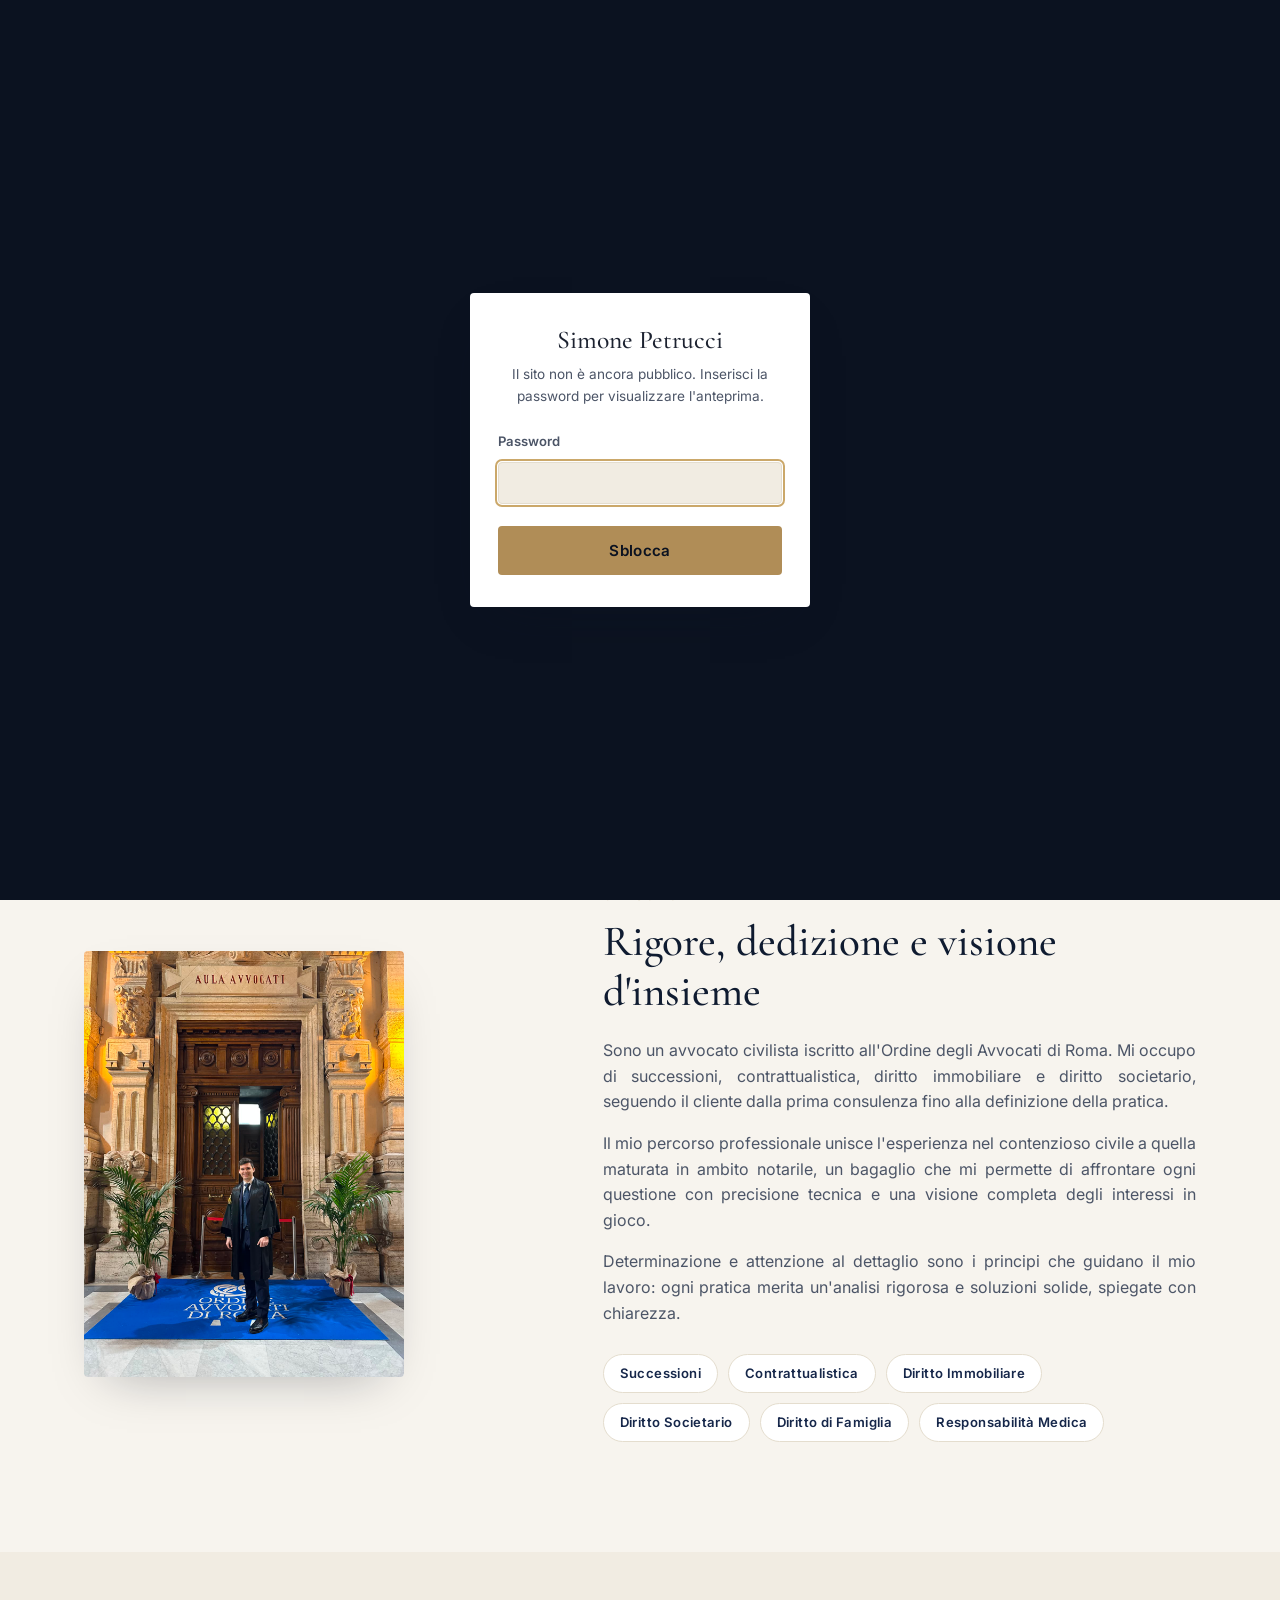
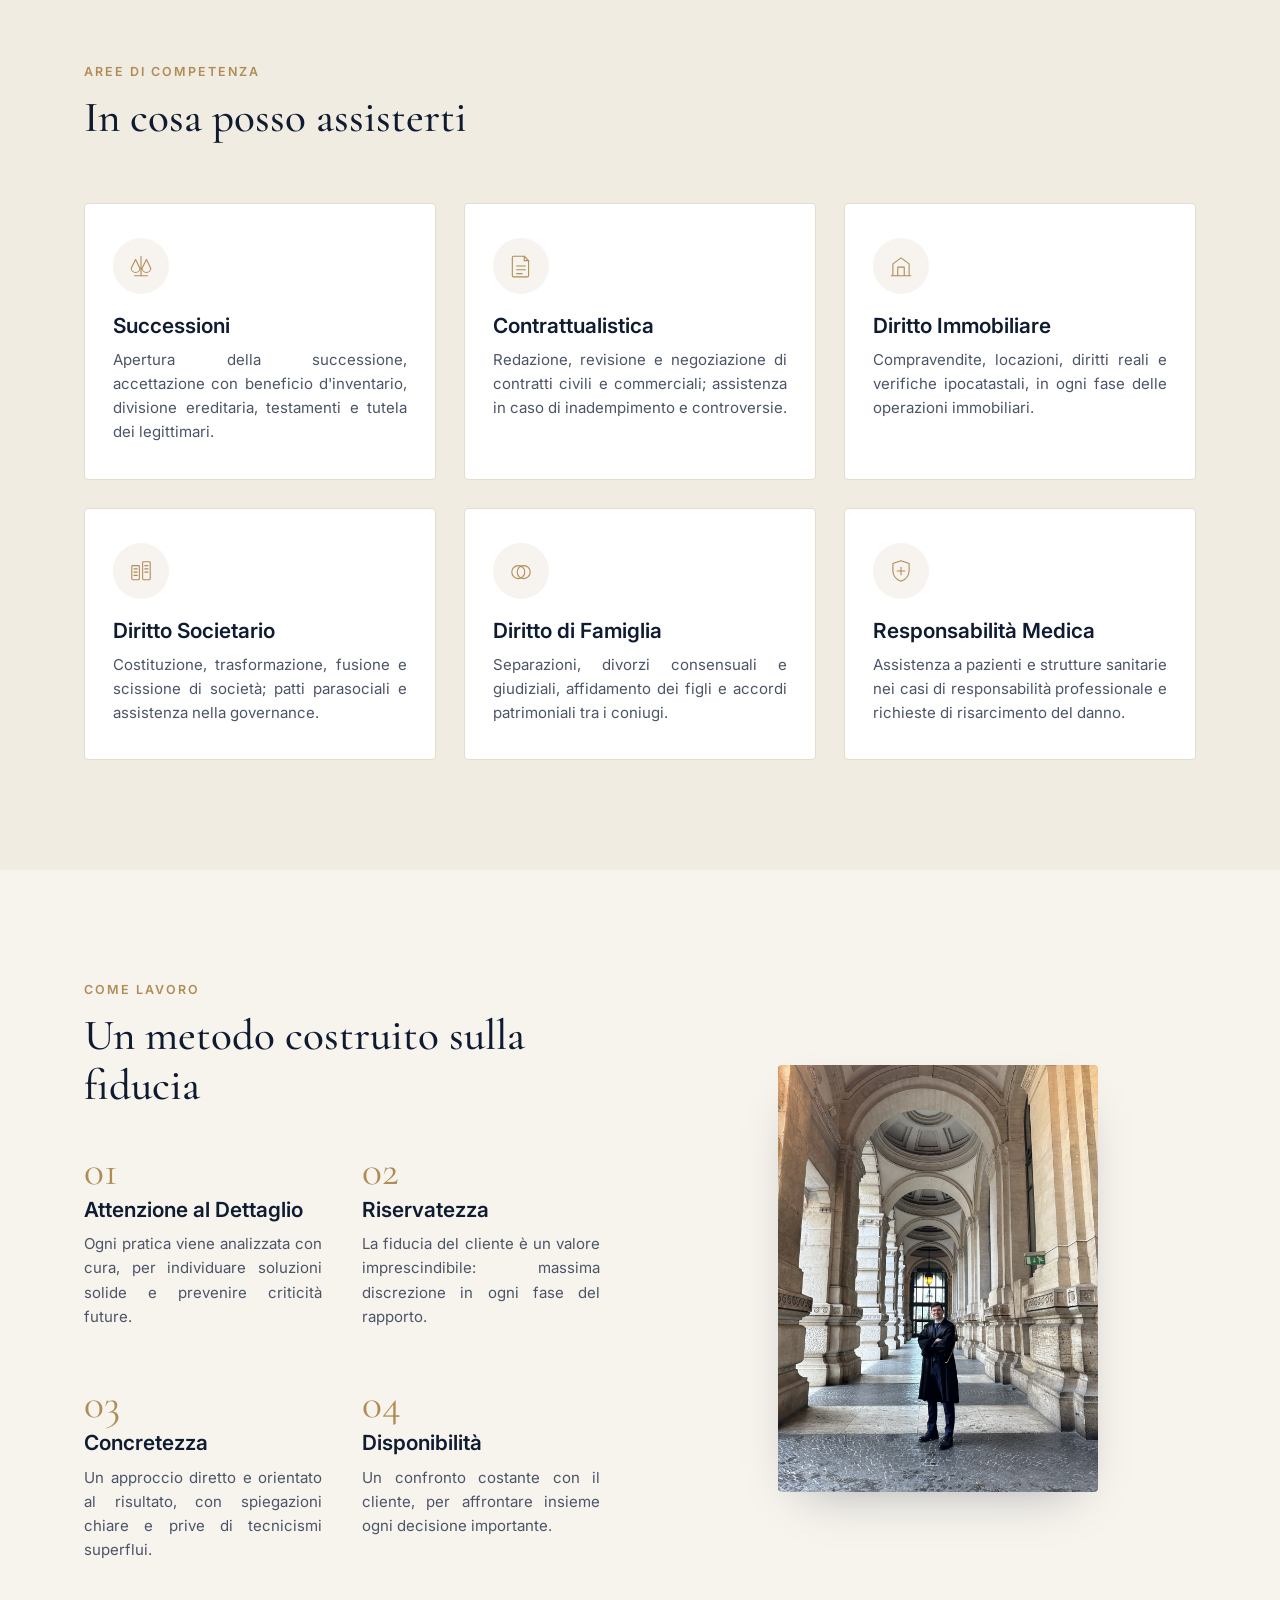
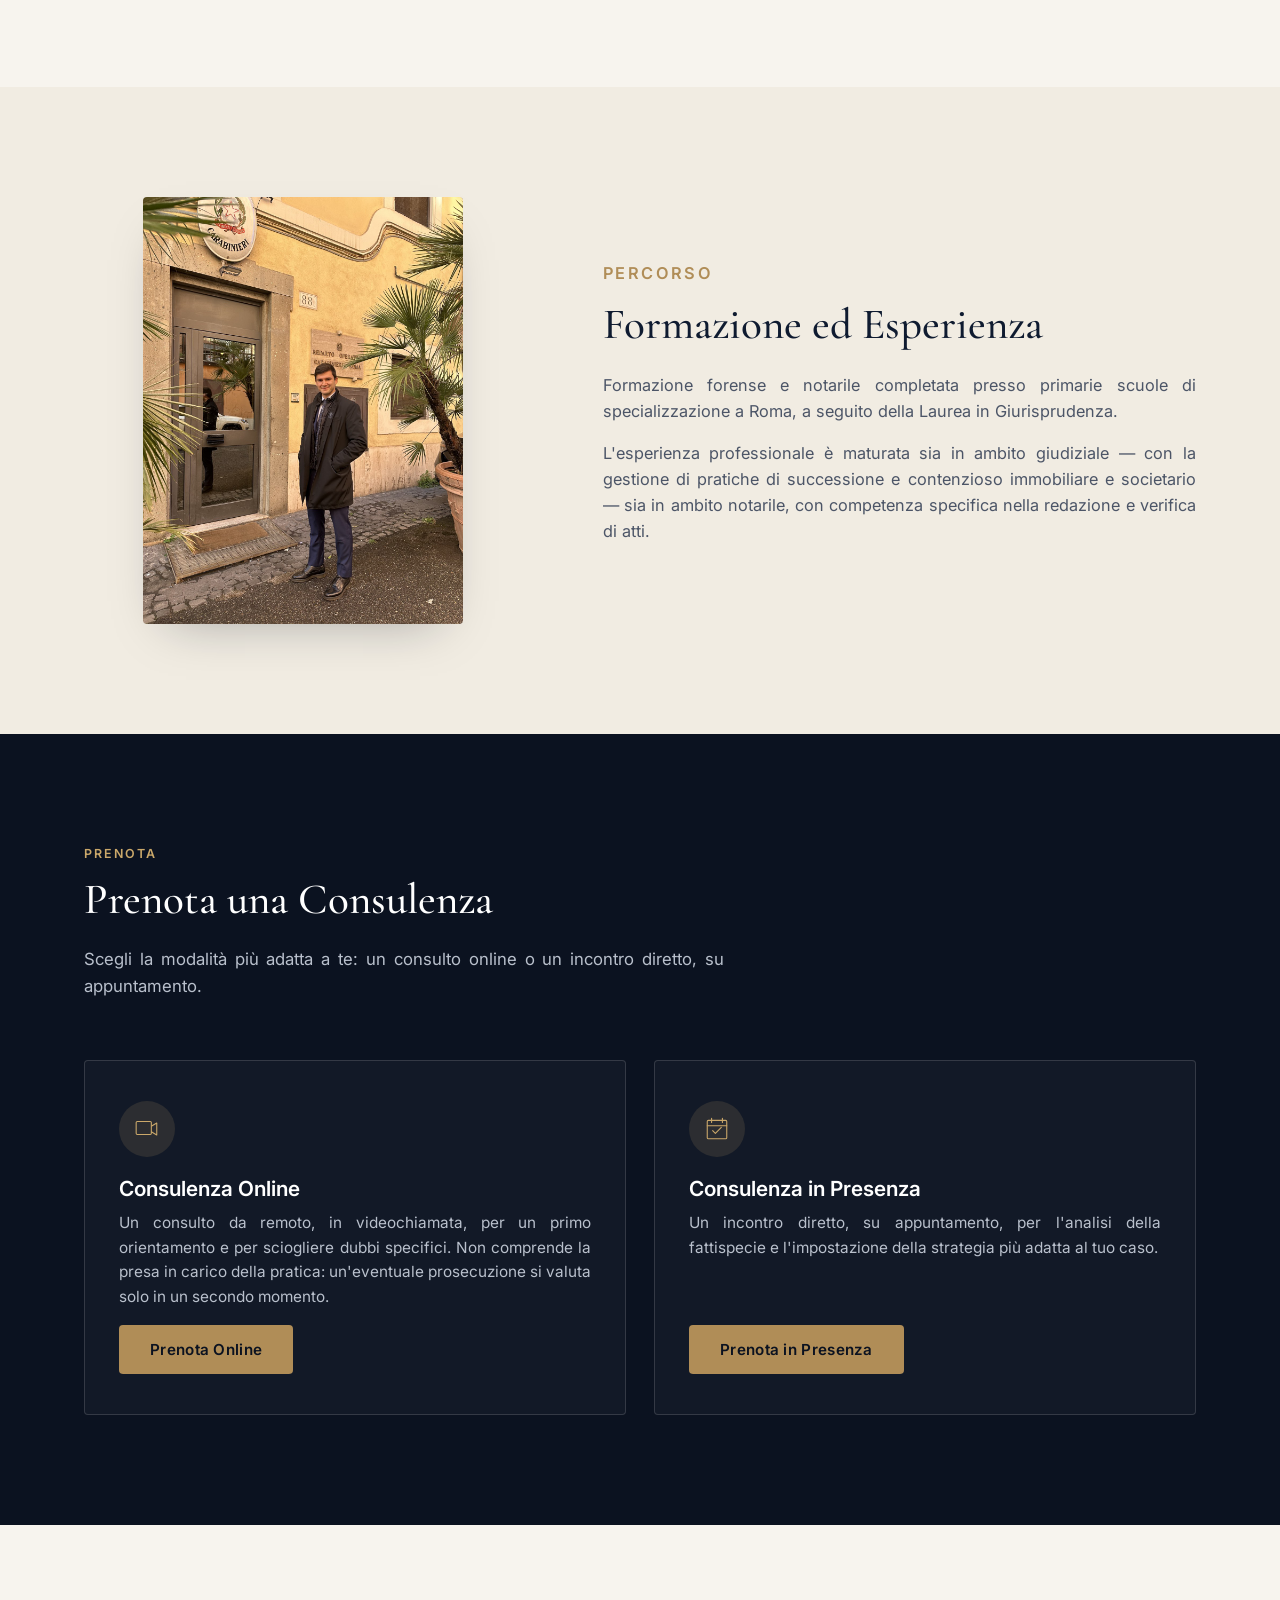
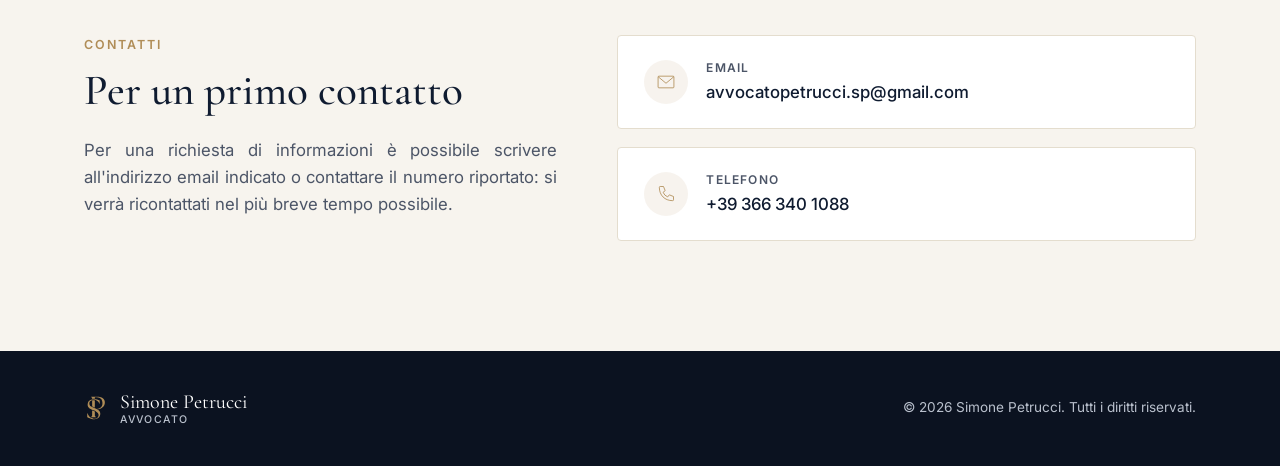
<file: index.html>
<!doctype html>
<html lang="it">
<head>
<meta charset="UTF-8" />
<meta name="viewport" content="width=device-width, initial-scale=1" />
<title>Simone Petrucci — Avvocato Civilista a Roma</title>
<meta name="description" content="Avv. Simone Petrucci — assistenza legale in diritto civile: successioni, contrattualistica, diritto immobiliare e societario. Consulenza online o in presenza su appuntamento." />

<link rel="icon" type="image/png" sizes="32x32" href="assets/img/favicon-32.png" />
<link rel="apple-touch-icon" href="assets/img/apple-touch-icon.png" />

<link rel="preconnect" href="https://fonts.googleapis.com" />
<link rel="preconnect" href="https://fonts.gstatic.com" crossorigin />
<link href="https://fonts.googleapis.com/css2?family=Cormorant+Garamond:ital,wght@0,400;0,500;0,600;1,400&family=Inter:wght@400;500;600;700&display=swap" rel="stylesheet" />

<link rel="stylesheet" href="css/style.css" />
<style>
  /* Copertura critica del lock-screen: presente subito, prima ancora
     che css/style.css finisca di caricare. */
  #lock-overlay { position: fixed; inset: 0; z-index: 9999; background: #0b1220; display: flex; align-items: center; justify-content: center; padding: 20px; }
</style>
</head>
<body>

<div id="lock-overlay">
  <form id="lock-form" class="lock-card">
    <h1 class="lock-title">Simone Petrucci</h1>
    <p class="lock-lead">Il sito non è ancora pubblico. Inserisci la password per visualizzare l'anteprima.</p>
    <label for="lock-password">Password</label>
    <input type="password" id="lock-password" autocomplete="current-password" required />
    <button type="submit" class="btn btn-gold">Sblocca</button>
    <p id="lock-error" class="lock-error" hidden></p>
  </form>
</div>
<script src="js/auth-config.js"></script>
<script src="js/auth.js"></script>

<a class="skip-link" href="#main">Vai al contenuto</a>

<header class="site-header" id="site-header">
  <div class="container header-inner">
    <a href="#top" class="brand" aria-label="Simone Petrucci — Home">
      <svg class="brand-mark" viewBox="0 0 1117 1579" role="img" aria-label="" fill="currentColor"><g transform="translate(0,1579) scale(0.1,-0.1)"><path d="M3320 13022 l0 -98 58 -18 c153 -47 305 -176 355 -302 37 -95 47 -175 47 -410 l0 -200 58 27 c128 61 287 101 477 120 122 12 652 7 708 -7 l27 -6 0 385 0 385 118 9 c190 13 628 8 807 -11 440 -46 854 -137 1138 -251 235 -94 491 -270 707 -484 203 -203 318 -359 432 -586 168 -334 262 -696 299 -1150 17 -212 14 -633 -6 -800 -54 -468 -191 -820 -451 -1165 -279 -370 -615 -591 -1145 -751 -221 -66 -636 -139 -795 -139 -30 0 -53 -4 -50 -9 3 -5 88 -60 188 -122 l183 -113 75 2 c374 12 916 148 1321 332 972 440 1585 1199 1759 2180 48 270 65 685 40 941 -86 865 -519 1503 -1285 1896 -353 180 -711 290 -1230 377 -358 60 -567 66 -2337 66 l-1498 0 0 -98z M4635 11969 c-476 -22 -1031 -137 -1430 -296 -890 -353 -1372 -960 -1491 -1880 -24 -183 -24 -531 -1 -683 65 -419 226 -730 541 -1046 398 -398 1057 -776 2189 -1255 544 -230 834 -367 1072 -504 401 -232 687 -456 887 -695 336 -401 434 -805 322 -1320 -31 -141 -103 -359 -151 -454 -238 -477 -760 -795 -1463 -893 -173 -24 -549 -23 -714 1 -331 48 -568 120 -862 261 -356 170 -655 384 -949 679 -380 382 -676 847 -880 1386 l-51 135 -80 0 -79 0 0 -885 0 -884 110 -63 c149 -86 547 -286 727 -367 617 -276 1238 -463 1728 -521 146 -18 531 -20 695 -5 486 46 1062 193 1413 360 442 211 824 547 1058 930 152 250 260 555 309 870 22 141 31 524 16 661 -74 644 -407 1120 -1099 1574 -437 286 -994 557 -2107 1028 -510 216 -666 286 -805 359 -645 340 -977 766 -1041 1338 -22 194 9 596 57 744 140 435 718 894 1353 1076 223 64 304 75 556 75 193 -1 252 -5 364 -24 887 -152 1657 -624 2044 -1251 70 -114 161 -312 202 -437 l37 -113 84 0 84 0 0 730 0 730 -47 31 c-88 55 -366 186 -558 262 -409 162 -844 272 -1280 322 -121 14 -521 37 -580 33 -11 0 -92 -4 -180 -9z M4287 11519 c-202 -11 -369 -51 -461 -109 l-46 -30 0 -1394 c0 -1106 3 -1395 13 -1399 549 -217 1238 -487 1242 -487 3 0 5 740 5 1645 l0 1645 -47 31 c-125 78 -389 115 -706 98z M3780 5586 c0 -839 -3 -1249 -11 -1307 -28 -209 -159 -358 -386 -439 l-63 -23 0 -98 0 -99 1090 0 1090 0 0 99 0 98 -62 23 c-226 80 -359 232 -387 439 -7 57 -11 397 -11 1060 l0 976 -571 225 c-315 124 -598 235 -630 247 l-59 23 0 -1224z"/></g></svg>
      <span class="brand-name">Simone Petrucci<span class="brand-role">Avvocato</span></span>
    </a>

    <nav class="main-nav" id="main-nav" aria-label="Navigazione principale">
      <a href="#chi-sono">Chi Sono</a>
      <a href="#competenze">Aree di Competenza</a>
      <a href="#metodo">Come Lavoro</a>
      <a href="#contatti">Contatti</a>
    </nav>

    <div class="header-actions">
      <a href="#prenota" class="btn btn-primary btn-sm">Prenota una Consulenza</a>
      <button class="nav-toggle" id="nav-toggle" aria-expanded="false" aria-controls="main-nav" aria-label="Apri il menu">
        <span></span><span></span><span></span>
      </button>
    </div>
  </div>
</header>

<main id="main">

  <!-- HERO -->
  <section class="hero" id="top">
    <div class="hero-bg" aria-hidden="true"></div>
    <svg class="hero-watermark" viewBox="0 0 1117 1579" aria-hidden="true" fill="currentColor"><g transform="translate(0,1579) scale(0.1,-0.1)"><path d="M3320 13022 l0 -98 58 -18 c153 -47 305 -176 355 -302 37 -95 47 -175 47 -410 l0 -200 58 27 c128 61 287 101 477 120 122 12 652 7 708 -7 l27 -6 0 385 0 385 118 9 c190 13 628 8 807 -11 440 -46 854 -137 1138 -251 235 -94 491 -270 707 -484 203 -203 318 -359 432 -586 168 -334 262 -696 299 -1150 17 -212 14 -633 -6 -800 -54 -468 -191 -820 -451 -1165 -279 -370 -615 -591 -1145 -751 -221 -66 -636 -139 -795 -139 -30 0 -53 -4 -50 -9 3 -5 88 -60 188 -122 l183 -113 75 2 c374 12 916 148 1321 332 972 440 1585 1199 1759 2180 48 270 65 685 40 941 -86 865 -519 1503 -1285 1896 -353 180 -711 290 -1230 377 -358 60 -567 66 -2337 66 l-1498 0 0 -98z M4635 11969 c-476 -22 -1031 -137 -1430 -296 -890 -353 -1372 -960 -1491 -1880 -24 -183 -24 -531 -1 -683 65 -419 226 -730 541 -1046 398 -398 1057 -776 2189 -1255 544 -230 834 -367 1072 -504 401 -232 687 -456 887 -695 336 -401 434 -805 322 -1320 -31 -141 -103 -359 -151 -454 -238 -477 -760 -795 -1463 -893 -173 -24 -549 -23 -714 1 -331 48 -568 120 -862 261 -356 170 -655 384 -949 679 -380 382 -676 847 -880 1386 l-51 135 -80 0 -79 0 0 -885 0 -884 110 -63 c149 -86 547 -286 727 -367 617 -276 1238 -463 1728 -521 146 -18 531 -20 695 -5 486 46 1062 193 1413 360 442 211 824 547 1058 930 152 250 260 555 309 870 22 141 31 524 16 661 -74 644 -407 1120 -1099 1574 -437 286 -994 557 -2107 1028 -510 216 -666 286 -805 359 -645 340 -977 766 -1041 1338 -22 194 9 596 57 744 140 435 718 894 1353 1076 223 64 304 75 556 75 193 -1 252 -5 364 -24 887 -152 1657 -624 2044 -1251 70 -114 161 -312 202 -437 l37 -113 84 0 84 0 0 730 0 730 -47 31 c-88 55 -366 186 -558 262 -409 162 -844 272 -1280 322 -121 14 -521 37 -580 33 -11 0 -92 -4 -180 -9z M4287 11519 c-202 -11 -369 -51 -461 -109 l-46 -30 0 -1394 c0 -1106 3 -1395 13 -1399 549 -217 1238 -487 1242 -487 3 0 5 740 5 1645 l0 1645 -47 31 c-125 78 -389 115 -706 98z M3780 5586 c0 -839 -3 -1249 -11 -1307 -28 -209 -159 -358 -386 -439 l-63 -23 0 -98 0 -99 1090 0 1090 0 0 99 0 98 -62 23 c-226 80 -359 232 -387 439 -7 57 -11 397 -11 1060 l0 976 -571 225 c-315 124 -598 235 -630 247 l-59 23 0 -1224z"/></g></svg>
    <div class="container hero-inner">
      <div class="hero-text">
        <p class="eyebrow">Avvocato Civilista</p>
        <h1>Simone Petrucci</h1>
        <p class="hero-statement">Assistenza legale in diritto civile.</p>
        <p class="hero-approach">Successioni, contrattualistica, diritto immobiliare e societario: un approccio rigoroso e concreto, costruito attorno alle esigenze di ogni singola pratica.</p>
        <div class="hero-actions">
          <a href="#prenota" class="btn btn-gold">Prenota una Consulenza</a>
          <a href="#chi-sono" class="btn btn-ghost">Scopri di più</a>
        </div>
      </div>
    </div>
  </section>

  <!-- CHI SONO -->
  <section class="section" id="chi-sono">
    <div class="container about-grid">
      <div class="about-photo reveal">
        <img src="assets/img/simone-petrucci.jpg" alt="Simone Petrucci, avvocato, presso l'Ordine degli Avvocati di Roma" loading="lazy" />
      </div>
      <div class="about-text reveal">
        <p class="eyebrow">Chi Sono</p>
        <h2>Rigore, dedizione e visione d'insieme</h2>
        <p>
          Sono un avvocato civilista iscritto all'Ordine degli Avvocati di Roma.
          Mi occupo di successioni, contrattualistica, diritto immobiliare e
          diritto societario, seguendo il cliente dalla prima consulenza fino
          alla definizione della pratica.
        </p>
        <p>
          Il mio percorso professionale unisce l'esperienza nel contenzioso
          civile a quella maturata in ambito notarile, un bagaglio che mi
          permette di affrontare ogni questione con precisione tecnica e una
          visione completa degli interessi in gioco.
        </p>
        <p>
          Determinazione e attenzione al dettaglio sono i principi che
          guidano il mio lavoro: ogni pratica merita un'analisi rigorosa e
          soluzioni solide, spiegate con chiarezza.
        </p>
        <ul class="tag-list">
          <li>Successioni</li>
          <li>Contrattualistica</li>
          <li>Diritto Immobiliare</li>
          <li>Diritto Societario</li>
          <li>Diritto di Famiglia</li>
          <li>Responsabilità Medica</li>
        </ul>
      </div>
    </div>
  </section>

  <!-- AREE DI COMPETENZA -->
  <section class="section section-alt" id="competenze">
    <div class="container">
      <div class="section-head reveal">
        <p class="eyebrow">Aree di Competenza</p>
        <h2>In cosa posso assisterti</h2>
      </div>

      <div class="cards-grid">
        <article class="card reveal">
          <span class="card-icon" aria-hidden="true">
            <svg viewBox="0 0 48 48" fill="none"><path d="M24 6v36M14 12l-8 16a8 8 0 0016 0l-8-16zM34 12l-8 16a8 8 0 0016 0l-8-16zM12 42h24" stroke="currentColor" stroke-width="2" stroke-linecap="round" stroke-linejoin="round"/></svg>
          </span>
          <h3>Successioni</h3>
          <p>Apertura della successione, accettazione con beneficio d'inventario, divisione ereditaria, testamenti e tutela dei legittimari.</p>
        </article>

        <article class="card reveal">
          <span class="card-icon" aria-hidden="true">
            <svg viewBox="0 0 48 48" fill="none"><path d="M10 6h20l8 8v28a2 2 0 01-2 2H10a2 2 0 01-2-2V8a2 2 0 012-2z" stroke="currentColor" stroke-width="2" stroke-linejoin="round"/><path d="M30 6v8h8M16 24h16M16 31h16M16 38h10" stroke="currentColor" stroke-width="2" stroke-linecap="round"/></svg>
          </span>
          <h3>Contrattualistica</h3>
          <p>Redazione, revisione e negoziazione di contratti civili e commerciali; assistenza in caso di inadempimento e controversie.</p>
        </article>

        <article class="card reveal">
          <span class="card-icon" aria-hidden="true">
            <svg viewBox="0 0 48 48" fill="none"><path d="M6 42h36M9 42V20l15-11 15 11v22M18 42V26h12v16" stroke="currentColor" stroke-width="2" stroke-linecap="round" stroke-linejoin="round"/></svg>
          </span>
          <h3>Diritto Immobiliare</h3>
          <p>Compravendite, locazioni, diritti reali e verifiche ipocatastali, in ogni fase delle operazioni immobiliari.</p>
        </article>

        <article class="card reveal">
          <span class="card-icon" aria-hidden="true">
            <svg viewBox="0 0 48 48" fill="none"><rect x="7" y="14" width="14" height="26" rx="1.5" stroke="currentColor" stroke-width="2"/><rect x="27" y="7" width="14" height="33" rx="1.5" stroke="currentColor" stroke-width="2"/><path d="M11 20h6M11 26h6M11 32h6M31 14h6M31 20h6M31 26h6" stroke="currentColor" stroke-width="2" stroke-linecap="round"/></svg>
          </span>
          <h3>Diritto Societario</h3>
          <p>Costituzione, trasformazione, fusione e scissione di società; patti parasociali e assistenza nella governance.</p>
        </article>

        <article class="card reveal">
          <span class="card-icon" aria-hidden="true">
            <svg viewBox="0 0 48 48" fill="none"><circle cx="19" cy="26" r="12" stroke="currentColor" stroke-width="2"/><circle cx="29" cy="26" r="12" stroke="currentColor" stroke-width="2"/></svg>
          </span>
          <h3>Diritto di Famiglia</h3>
          <p>Separazioni, divorzi consensuali e giudiziali, affidamento dei figli e accordi patrimoniali tra i coniugi.</p>
        </article>

        <article class="card reveal">
          <span class="card-icon" aria-hidden="true">
            <svg viewBox="0 0 48 48" fill="none"><path d="M24 5l15 5v13c0 11-7 17-15 20-8-3-15-9-15-20V10l15-5z" stroke="currentColor" stroke-width="2" stroke-linejoin="round"/><path d="M24 17v14M17 24h14" stroke="currentColor" stroke-width="2" stroke-linecap="round"/></svg>
          </span>
          <h3>Responsabilità Medica</h3>
          <p>Assistenza a pazienti e strutture sanitarie nei casi di responsabilità professionale e richieste di risarcimento del danno.</p>
        </article>

      </div>
    </div>
  </section>

  <!-- COME LAVORO -->
  <section class="section" id="metodo">
    <div class="container method-layout">
      <div class="method-text reveal">
        <p class="eyebrow">Come Lavoro</p>
        <h2>Un metodo costruito sulla fiducia</h2>

        <div class="method-grid">
          <div class="method-item">
            <span class="method-num">01</span>
            <h3>Attenzione al Dettaglio</h3>
            <p>Ogni pratica viene analizzata con cura, per individuare soluzioni solide e prevenire criticità future.</p>
          </div>
          <div class="method-item">
            <span class="method-num">02</span>
            <h3>Riservatezza</h3>
            <p>La fiducia del cliente è un valore imprescindibile: massima discrezione in ogni fase del rapporto.</p>
          </div>
          <div class="method-item">
            <span class="method-num">03</span>
            <h3>Concretezza</h3>
            <p>Un approccio diretto e orientato al risultato, con spiegazioni chiare e prive di tecnicismi superflui.</p>
          </div>
          <div class="method-item">
            <span class="method-num">04</span>
            <h3>Disponibilità</h3>
            <p>Un confronto costante con il cliente, per affrontare insieme ogni decisione importante.</p>
          </div>
        </div>
      </div>
      <img src="assets/img/simone-corridor.jpg" alt="Simone Petrucci in toga" loading="lazy" class="method-photo reveal" />
    </div>
  </section>

  <!-- FORMAZIONE / PERCORSO -->
  <section class="section section-alt" id="percorso">
    <div class="container path-grid">
      <img src="assets/img/simone-street.jpg" alt="Simone Petrucci" loading="lazy" class="path-photo reveal" />
      <div class="path-text reveal">
        <p class="eyebrow">Percorso</p>
        <h2>Formazione ed Esperienza</h2>
        <p>
          Formazione forense e notarile completata presso primarie scuole di
          specializzazione a Roma, a seguito della Laurea in Giurisprudenza.
        </p>
        <p>
          L'esperienza professionale è maturata sia in ambito giudiziale —
          con la gestione di pratiche di successione e contenzioso
          immobiliare e societario — sia in ambito notarile, con
          competenza specifica nella redazione e verifica di atti.
        </p>
      </div>
    </div>
  </section>

  <!-- PRENOTA -->
  <section class="section section-dark" id="prenota">
    <div class="container">
      <div class="section-head reveal">
        <p class="eyebrow">Prenota</p>
        <h2>Prenota una Consulenza</h2>
        <p class="section-lead">Scegli la modalità più adatta a te: un consulto online o un incontro diretto, su appuntamento.</p>
      </div>

      <div class="booking-grid">
        <article class="booking-card reveal">
          <span class="card-icon" aria-hidden="true">
            <svg viewBox="0 0 48 48" fill="none"><rect x="4" y="10" width="28" height="24" rx="2" stroke="currentColor" stroke-width="2"/><path d="M32 19l10-6v22l-10-6" stroke="currentColor" stroke-width="2" stroke-linejoin="round"/></svg>
          </span>
          <h3>Consulenza Online</h3>
          <p>Un consulto da remoto, in videochiamata, per un primo orientamento e per sciogliere dubbi specifici. Non comprende la presa in carico della pratica: un'eventuale prosecuzione si valuta solo in un secondo momento.</p>
          <button type="button" class="btn btn-gold" data-open-booking="online">Prenota Online</button>
        </article>

        <article class="booking-card reveal">
          <span class="card-icon" aria-hidden="true">
            <svg viewBox="0 0 48 48" fill="none"><rect x="6" y="8" width="36" height="34" rx="2" stroke="currentColor" stroke-width="2"/><path d="M6 18h36M14 4v8M34 4v8" stroke="currentColor" stroke-width="2" stroke-linecap="round"/><path d="M16 27l5 5 11-11" stroke="currentColor" stroke-width="2" stroke-linecap="round" stroke-linejoin="round"/></svg>
          </span>
          <h3>Consulenza in Presenza</h3>
          <p>Un incontro diretto, su appuntamento, per l'analisi della fattispecie e l'impostazione della strategia più adatta al tuo caso.</p>
          <button type="button" class="btn btn-gold" data-open-booking="presence">Prenota in Presenza</button>
        </article>
      </div>
    </div>
  </section>

  <!-- CONTATTI -->
  <section class="section" id="contatti">
    <div class="container contact-grid">
      <div class="reveal">
        <p class="eyebrow">Contatti</p>
        <h2>Per un primo contatto</h2>
        <p class="section-lead">Per una richiesta di informazioni è possibile scrivere all'indirizzo email indicato o contattare il numero riportato: si verrà ricontattati nel più breve tempo possibile.</p>
      </div>
      <div class="contact-links reveal">
        <a class="contact-link" href="mailto:avvocatopetrucci.sp@gmail.com">
          <span class="card-icon" aria-hidden="true">
            <svg viewBox="0 0 48 48" fill="none"><rect x="5" y="10" width="38" height="28" rx="2" stroke="currentColor" stroke-width="2"/><path d="M6 12l18 15L42 12" stroke="currentColor" stroke-width="2" stroke-linecap="round" stroke-linejoin="round"/></svg>
          </span>
          <span>
            <strong>Email</strong>
            <span>avvocatopetrucci.sp@gmail.com</span>
          </span>
        </a>
        <a class="contact-link" href="tel:+393663401088">
          <span class="card-icon" aria-hidden="true">
            <svg viewBox="0 0 48 48" fill="none"><path d="M10 6h8l4 10-5 4a20 20 0 0011 11l4-5 10 4v8a2 2 0 01-2 2C21 40 8 27 8 8a2 2 0 012-2z" stroke="currentColor" stroke-width="2" stroke-linejoin="round"/></svg>
          </span>
          <span>
            <strong>Telefono</strong>
            <span>+39 366 340 1088</span>
          </span>
        </a>
      </div>
    </div>
  </section>

</main>

<footer class="site-footer">
  <div class="container footer-inner">
    <div class="brand brand-footer">
      <svg class="brand-mark" viewBox="0 0 1117 1579" role="img" aria-label="" fill="currentColor"><g transform="translate(0,1579) scale(0.1,-0.1)"><path d="M3320 13022 l0 -98 58 -18 c153 -47 305 -176 355 -302 37 -95 47 -175 47 -410 l0 -200 58 27 c128 61 287 101 477 120 122 12 652 7 708 -7 l27 -6 0 385 0 385 118 9 c190 13 628 8 807 -11 440 -46 854 -137 1138 -251 235 -94 491 -270 707 -484 203 -203 318 -359 432 -586 168 -334 262 -696 299 -1150 17 -212 14 -633 -6 -800 -54 -468 -191 -820 -451 -1165 -279 -370 -615 -591 -1145 -751 -221 -66 -636 -139 -795 -139 -30 0 -53 -4 -50 -9 3 -5 88 -60 188 -122 l183 -113 75 2 c374 12 916 148 1321 332 972 440 1585 1199 1759 2180 48 270 65 685 40 941 -86 865 -519 1503 -1285 1896 -353 180 -711 290 -1230 377 -358 60 -567 66 -2337 66 l-1498 0 0 -98z M4635 11969 c-476 -22 -1031 -137 -1430 -296 -890 -353 -1372 -960 -1491 -1880 -24 -183 -24 -531 -1 -683 65 -419 226 -730 541 -1046 398 -398 1057 -776 2189 -1255 544 -230 834 -367 1072 -504 401 -232 687 -456 887 -695 336 -401 434 -805 322 -1320 -31 -141 -103 -359 -151 -454 -238 -477 -760 -795 -1463 -893 -173 -24 -549 -23 -714 1 -331 48 -568 120 -862 261 -356 170 -655 384 -949 679 -380 382 -676 847 -880 1386 l-51 135 -80 0 -79 0 0 -885 0 -884 110 -63 c149 -86 547 -286 727 -367 617 -276 1238 -463 1728 -521 146 -18 531 -20 695 -5 486 46 1062 193 1413 360 442 211 824 547 1058 930 152 250 260 555 309 870 22 141 31 524 16 661 -74 644 -407 1120 -1099 1574 -437 286 -994 557 -2107 1028 -510 216 -666 286 -805 359 -645 340 -977 766 -1041 1338 -22 194 9 596 57 744 140 435 718 894 1353 1076 223 64 304 75 556 75 193 -1 252 -5 364 -24 887 -152 1657 -624 2044 -1251 70 -114 161 -312 202 -437 l37 -113 84 0 84 0 0 730 0 730 -47 31 c-88 55 -366 186 -558 262 -409 162 -844 272 -1280 322 -121 14 -521 37 -580 33 -11 0 -92 -4 -180 -9z M4287 11519 c-202 -11 -369 -51 -461 -109 l-46 -30 0 -1394 c0 -1106 3 -1395 13 -1399 549 -217 1238 -487 1242 -487 3 0 5 740 5 1645 l0 1645 -47 31 c-125 78 -389 115 -706 98z M3780 5586 c0 -839 -3 -1249 -11 -1307 -28 -209 -159 -358 -386 -439 l-63 -23 0 -98 0 -99 1090 0 1090 0 0 99 0 98 -62 23 c-226 80 -359 232 -387 439 -7 57 -11 397 -11 1060 l0 976 -571 225 c-315 124 -598 235 -630 247 l-59 23 0 -1224z"/></g></svg>
      <span class="brand-name">Simone Petrucci<span class="brand-role">Avvocato</span></span>
    </div>
    <p>&copy; <span id="year"></span> Simone Petrucci. Tutti i diritti riservati.</p>
  </div>
</footer>

<!-- BOOKING MODAL -->
<div class="modal-overlay" id="booking-modal" aria-hidden="true">
  <div class="modal" role="dialog" aria-modal="true" aria-labelledby="modal-title">
    <button type="button" class="modal-close" id="modal-close" aria-label="Chiudi">&times;</button>
    <div id="modal-body"></div>
  </div>
</div>

<script src="js/config.js"></script>
<script src="js/main.js"></script>
</body>
</html>
</file>
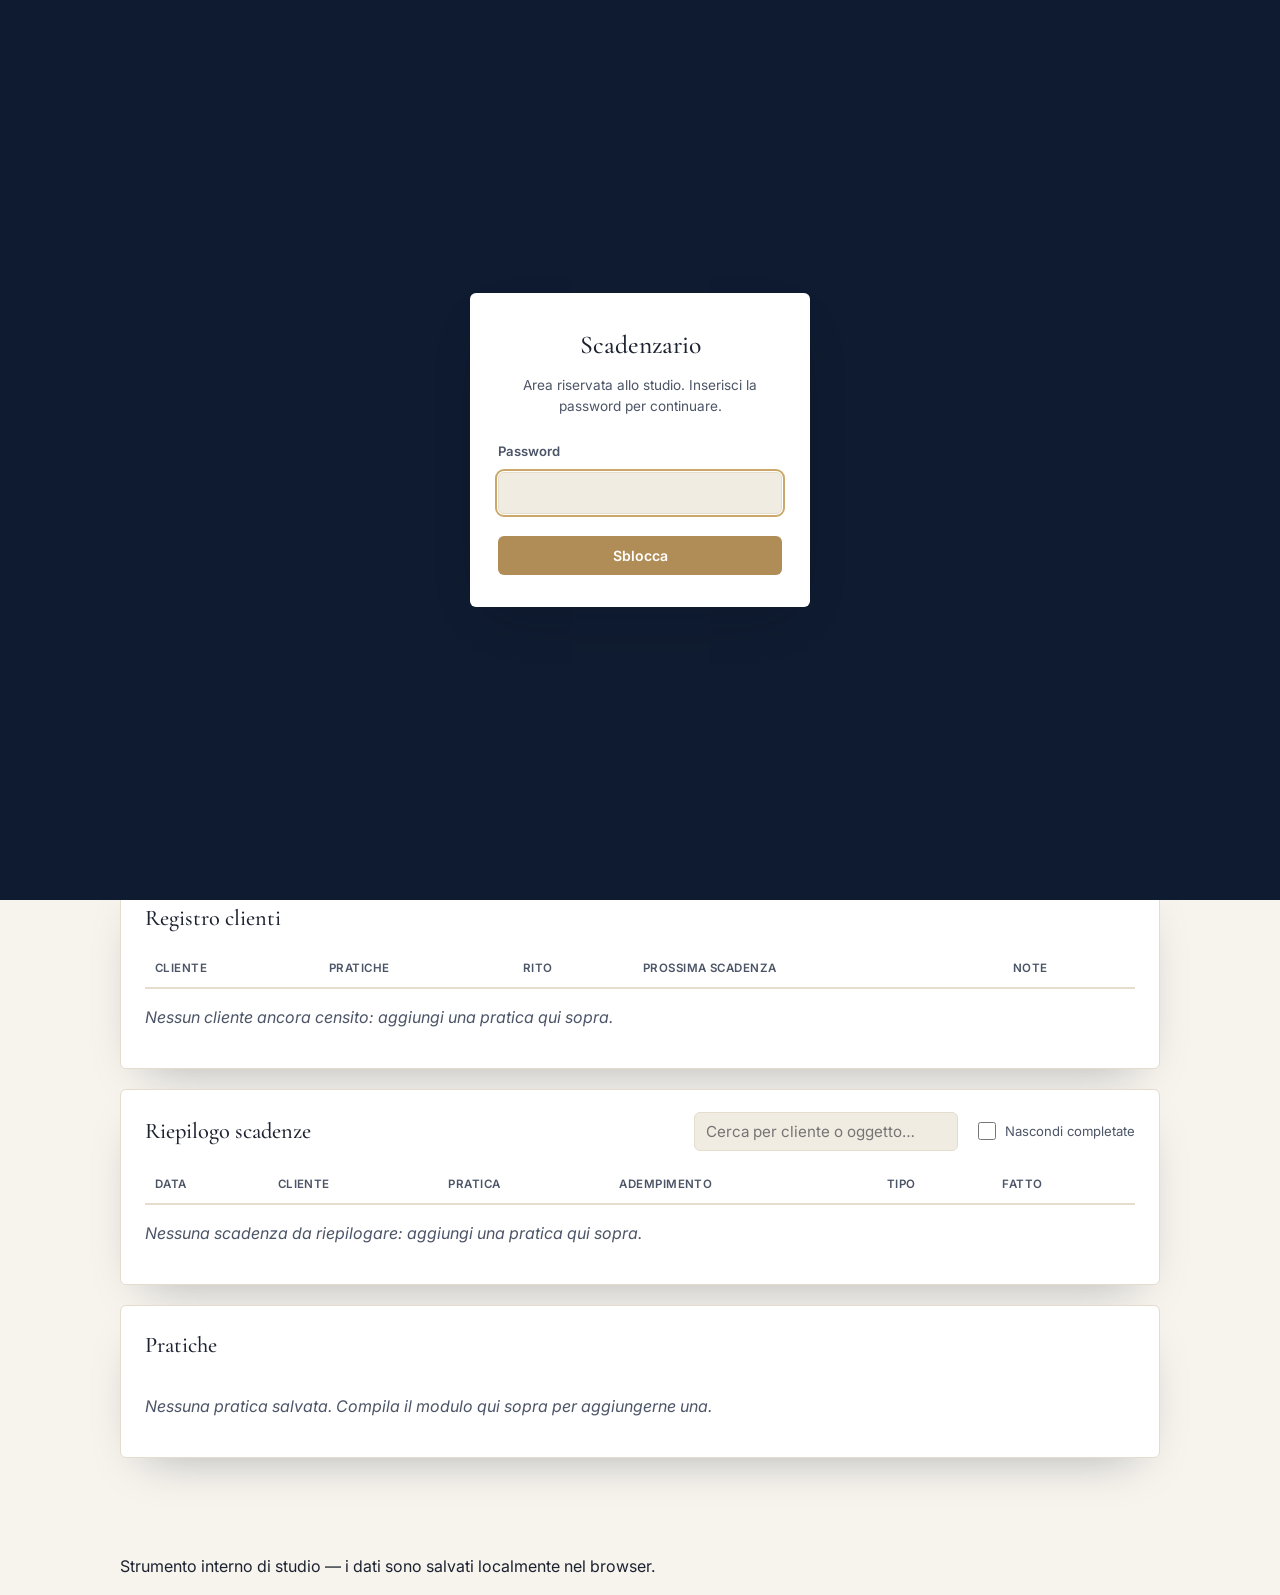
<file: scadenzario/index.html>
<!doctype html>
<html lang="it">
<head>
<meta charset="UTF-8" />
<meta name="viewport" content="width=device-width, initial-scale=1" />
<title>Scadenzario — Gestione Scadenze Pratiche</title>
<meta name="description" content="Gestione delle scadenze processuali dello studio: calcolo automatico dei termini per rito civile, amministrativo e tributario, con sincronizzazione su Google Calendar." />
<meta name="robots" content="noindex, nofollow" />

<link rel="manifest" href="manifest.webmanifest" />
<meta name="theme-color" content="#0f1b30" />
<meta name="mobile-web-app-capable" content="yes" />
<meta name="apple-mobile-web-app-capable" content="yes" />
<meta name="apple-mobile-web-app-status-bar-style" content="black-translucent" />
<meta name="apple-mobile-web-app-title" content="Scadenzario" />

<link rel="icon" type="image/png" sizes="32x32" href="icons/favicon-32.png" />
<link rel="apple-touch-icon" href="icons/apple-touch-icon.png" />

<link rel="preconnect" href="https://fonts.googleapis.com" />
<link rel="preconnect" href="https://fonts.gstatic.com" crossorigin />
<link href="https://fonts.googleapis.com/css2?family=Cormorant+Garamond:ital,wght@0,400;0,500;0,600;1,400&family=Inter:wght@400;500;600;700&display=swap" rel="stylesheet" />

<link rel="stylesheet" href="css/app.css" />
<style>
  /* Copertura critica del lock-screen: presente subito, prima ancora
     che css/app.css finisca di caricare, per evitare qualunque lampo
     di contenuto sbloccato. */
  #lock-overlay { position: fixed; inset: 0; z-index: 9999; background: #0f1b30; display: flex; align-items: center; justify-content: center; padding: 20px; }
</style>
</head>
<body>

<div id="lock-overlay">
  <form id="lock-form" class="lock-card">
    <h1 class="lock-title">Scadenzario</h1>
    <p class="lock-lead">Area riservata allo studio. Inserisci la password per continuare.</p>
    <label for="lock-password">Password</label>
    <input type="password" id="lock-password" autocomplete="current-password" required />
    <button type="submit" class="btn btn-gold">Sblocca</button>
    <p id="lock-error" class="lock-error" hidden></p>
  </form>
</div>
<script src="js/auth-config.js"></script>
<script src="js/auth.js"></script>

<header class="app-header">
  <div class="app-container app-header-inner">
    <h1>Scadenzario</h1>
    <span class="app-subtitle">Gestione scadenze pratiche</span>
  </div>
</header>

<main class="app-container">

  <div class="disclaimer">
    <strong>Attenzione:</strong> le date sono calcolate automaticamente in base alle regole generali dei riti civile, amministrativo e tributario (giorni liberi, sospensione feriale, proroga/anticipo per giorni festivi). Verificare sempre i termini con il fascicolo e la prassi del foro/ufficio competente prima di farvi affidamento. I dati restano salvati solo su questo browser/dispositivo: usare il backup per non perderli.
  </div>

  <!-- NUOVA PRATICA -->
  <section class="panel" id="panel-nuova">
    <h2>Nuova pratica</h2>
    <form id="form-pratica" autocomplete="off">
      <div class="field-row">
        <div class="field">
          <label for="f-cliente">Cliente</label>
          <input type="text" id="f-cliente" placeholder="Es. Mario Rossi" required />
        </div>
        <div class="field">
          <label for="f-oggetto">Oggetto della pratica</label>
          <input type="text" id="f-oggetto" placeholder="Es. Responsabilità civile — citazione ricevuta" />
        </div>
      </div>

      <div class="field-row">
        <div class="field">
          <label for="f-rito">Rito</label>
          <select id="f-rito" required>
            <option value="">Seleziona…</option>
          </select>
        </div>
        <div class="field">
          <label for="f-sottotipo">Tipo di procedimento</label>
          <select id="f-sottotipo" required disabled>
            <option value="">Seleziona prima il rito…</option>
          </select>
        </div>
      </div>

      <div class="field-row" id="dynamic-fields"></div>

      <div class="form-actions">
        <button type="submit" class="btn btn-primary">Calcola scadenze</button>
      </div>
    </form>

    <div id="preview-result" class="preview-result" hidden>
      <h3>Scadenze calcolate</h3>
      <ul id="preview-list" class="deadline-list"></ul>
      <div class="form-actions">
        <button type="button" id="btn-salva-pratica" class="btn btn-gold">Salva pratica</button>
      </div>
    </div>
  </section>

  <!-- SINCRONIZZAZIONE TRA DISPOSITIVI -->
  <section class="panel panel-toolbar">
    <div class="panel-head-row">
      <h2>Sincronizzazione tra dispositivi</h2>
    </div>
    <div class="toolbar">
      <button type="button" id="btn-drive-sync" class="btn btn-outline">Sincronizza pratiche con Google</button>
      <button type="button" id="btn-drive-disconnect" class="btn btn-ghost" hidden>Disconnetti questo dispositivo</button>
    </div>
    <p class="google-status" id="drive-status"></p>
  </section>

  <!-- AZIONI GLOBALI -->
  <section class="panel panel-toolbar">
    <div class="toolbar">
      <button type="button" id="btn-export-all-ics" class="btn btn-outline">Esporta tutte le scadenze (.ics)</button>
      <button type="button" id="btn-sync-all-google" class="btn btn-outline">Sincronizza tutto con Google Calendar</button>
      <button type="button" id="btn-export-backup" class="btn btn-ghost">Backup (.json)</button>
      <label class="btn btn-ghost file-btn">
        Importa backup
        <input type="file" id="input-import-backup" accept="application/json" hidden />
      </label>
    </div>
    <p class="google-status" id="google-status"></p>
  </section>

  <!-- REGISTRO CLIENTI -->
  <section class="panel">
    <div class="panel-head-row">
      <h2>Registro clienti</h2>
    </div>
    <div class="table-scroll">
      <table class="data-table" id="registro-table">
        <thead>
          <tr>
            <th scope="col">Cliente</th>
            <th scope="col">Pratiche</th>
            <th scope="col">Rito</th>
            <th scope="col">Prossima scadenza</th>
            <th scope="col">Note</th>
          </tr>
        </thead>
        <tbody id="registro-body"></tbody>
      </table>
    </div>
    <p class="empty-state" id="registro-empty" hidden>Nessun cliente ancora censito: aggiungi una pratica qui sopra.</p>
  </section>

  <!-- RIEPILOGO SCADENZE -->
  <section class="panel">
    <div class="panel-head-row">
      <h2>Riepilogo scadenze</h2>
      <div class="riepilogo-filters">
        <input type="search" id="f-search" placeholder="Cerca per cliente o oggetto…" class="search-input" />
        <label class="filter-check"><input type="checkbox" id="f-nascondi-fatte" /> Nascondi completate</label>
      </div>
    </div>
    <div class="table-scroll">
      <table class="data-table riepilogo-table" id="riepilogo-table">
        <thead>
          <tr>
            <th scope="col">Data</th>
            <th scope="col">Cliente</th>
            <th scope="col">Pratica</th>
            <th scope="col">Adempimento</th>
            <th scope="col">Tipo</th>
            <th scope="col">Fatto</th>
          </tr>
        </thead>
        <tbody id="riepilogo-body"></tbody>
      </table>
    </div>
    <p class="empty-state" id="riepilogo-empty" hidden>Nessuna scadenza da riepilogare: aggiungi una pratica qui sopra.</p>
  </section>

  <!-- ELENCO PRATICHE -->
  <section class="panel">
    <div class="panel-head-row">
      <h2>Pratiche</h2>
    </div>
    <div id="pratiche-list" class="pratiche-list">
      <p class="empty-state" id="empty-state">Nessuna pratica salvata. Compila il modulo qui sopra per aggiungerne una.</p>
    </div>
  </section>

</main>

<footer class="app-footer">
  <div class="app-container">
    <p>Strumento interno di studio — i dati sono salvati localmente nel browser.</p>
  </div>
</footer>

<script src="js/calendar-config.js"></script>
<script src="js/date-utils.js"></script>
<script src="js/riti.js"></script>
<script src="js/store.js"></script>
<script src="js/google-auth.js"></script>
<script src="js/calendar.js"></script>
<script src="js/drive-sync.js"></script>
<script src="js/app.js"></script>
<script>
  if ("serviceWorker" in navigator) {
    window.addEventListener("load", () => {
      navigator.serviceWorker.register("sw.js").catch((err) => console.error("Registrazione service worker fallita:", err));
    });
  }
</script>
</body>
</html>
</file>
<file: css/style.css>
/* ---------------------------------------------------------
   Simone Petrucci — Avvocato · design system
--------------------------------------------------------- */

:root {
  --navy-950: #0b1220;
  --navy-900: #0f1b30;
  --navy-800: #16274a;
  --navy-700: #1f3560;
  --silver: #b9c0cc;
  --gold: #b08d57;
  --gold-light: #cba86a;
  --ivory: #f7f4ee;
  --ivory-warm: #f1ece2;
  --white: #ffffff;
  --ink: #1c2230;
  --ink-soft: #4c5567;
  --line: #e4ddce;

  --font-serif: "Cormorant Garamond", Georgia, serif;
  --font-sans: "Inter", -apple-system, BlinkMacSystemFont, "Segoe UI", sans-serif;

  --container: 1160px;
  --radius: 4px;
  --shadow-soft: 0 20px 50px -25px rgba(11, 18, 32, 0.35);
  --transition: 220ms ease;
}

*, *::before, *::after { box-sizing: border-box; }
html { scroll-behavior: smooth; }

#lock-overlay {
  background: radial-gradient(circle at 30% 20%, var(--navy-800), var(--navy-950) 70%);
}
.lock-card {
  width: 100%;
  max-width: 340px;
  background: var(--white);
  border-radius: var(--radius);
  padding: 32px 28px;
  box-shadow: var(--shadow-soft);
  display: flex;
  flex-direction: column;
  gap: 6px;
}
.lock-title { font-family: var(--font-serif); font-weight: 500; font-size: 1.6rem; margin: 0 0 4px; color: var(--ink); text-align: center; }
.lock-lead { font-size: 0.85rem; color: var(--ink-soft); text-align: center; margin: 0 0 18px; }
.lock-card label { font-size: 0.82rem; font-weight: 600; color: var(--ink-soft); margin-bottom: 4px; }
.lock-card input[type="password"] {
  font-family: var(--font-sans);
  font-size: 1rem;
  padding: 10px 12px;
  border: 1px solid var(--line);
  border-radius: var(--radius);
  background: var(--ivory-warm);
  color: var(--ink);
  margin-bottom: 16px;
}
.lock-card input[type="password"]:focus { outline: 2px solid var(--gold-light); outline-offset: 1px; }
.lock-card .btn { width: 100%; }
.lock-error { color: #a3382f; font-size: 0.85rem; text-align: center; margin: 12px 0 0; }

body {
  margin: 0;
  font-family: var(--font-sans);
  color: var(--ink);
  background: var(--ivory);
  -webkit-font-smoothing: antialiased;
  line-height: 1.6;
}

img { max-width: 100%; display: block; }

h1, h2, h3 {
  font-family: var(--font-serif);
  color: var(--navy-900);
  font-weight: 500;
  line-height: 1.15;
  margin: 0 0 0.5em;
}

h1 { font-size: clamp(2.6rem, 6vw, 4.4rem); font-weight: 500; }
h2 { font-size: clamp(1.9rem, 3.6vw, 2.7rem); }
h3 { font-size: 1.3rem; font-family: var(--font-sans); font-weight: 600; }

p {
  margin: 0 0 1em;
  color: var(--ink-soft);
  text-align: justify;
  text-justify: inter-word;
  hyphens: auto;
}

a { color: inherit; text-decoration: none; }

.container {
  max-width: var(--container);
  margin: 0 auto;
  padding: 0 24px;
}

.skip-link {
  position: absolute;
  left: -999px;
  top: 0;
  background: var(--navy-900);
  color: var(--white);
  padding: 12px 20px;
  z-index: 999;
}
.skip-link:focus { left: 12px; top: 12px; }

.eyebrow {
  font-family: var(--font-sans);
  text-transform: uppercase;
  letter-spacing: 0.16em;
  font-size: 0.78rem;
  font-weight: 600;
  color: var(--gold);
  margin: 0 0 0.9em;
}

/* ---------- Buttons ---------- */
.btn {
  display: inline-flex;
  align-items: center;
  justify-content: center;
  gap: 8px;
  padding: 14px 30px;
  border-radius: var(--radius);
  font-family: var(--font-sans);
  font-weight: 600;
  font-size: 0.95rem;
  letter-spacing: 0.02em;
  border: 1px solid transparent;
  cursor: pointer;
  transition: var(--transition);
  white-space: nowrap;
}
.btn-primary {
  background: var(--navy-900);
  color: var(--white);
}
.btn-primary:hover { background: var(--navy-800); transform: translateY(-1px); }
.btn-ghost {
  background: transparent;
  color: var(--navy-900);
  border-color: var(--navy-900);
}
.btn-ghost:hover { background: var(--navy-900); color: var(--white); transform: translateY(-1px); }
.btn-outline {
  background: transparent;
  color: var(--white);
  border-color: rgba(255,255,255,0.4);
}
.btn-outline:hover { background: rgba(255,255,255,0.1); border-color: var(--white); transform: translateY(-1px); }
.btn-sm { padding: 10px 20px; font-size: 0.85rem; }
.btn-gold {
  background: var(--gold);
  color: var(--navy-950);
}
.btn-gold:hover { background: var(--gold-light); transform: translateY(-1px); }

/* ---------- Header ---------- */
.site-header {
  position: sticky;
  top: 0;
  z-index: 100;
  background: rgba(247, 244, 238, 0.9);
  backdrop-filter: blur(10px);
  border-bottom: 1px solid transparent;
  transition: var(--transition);
}
.site-header.scrolled {
  border-bottom-color: var(--line);
  box-shadow: 0 4px 20px -8px rgba(11,18,32,0.12);
}
.header-inner {
  display: flex;
  align-items: center;
  justify-content: space-between;
  height: 84px;
}
.brand {
  display: flex;
  align-items: center;
  gap: 12px;
}
.brand-mark {
  height: 34px;
  width: auto;
  flex-shrink: 0;
  color: var(--navy-900);
}
.brand-footer .brand-mark { color: var(--gold); }
.brand-name {
  font-family: var(--font-serif);
  font-size: 1.25rem;
  color: var(--navy-900);
  display: flex;
  flex-direction: column;
  line-height: 1.15;
}
.brand-role {
  font-family: var(--font-sans);
  font-size: 0.66rem;
  letter-spacing: 0.14em;
  text-transform: uppercase;
  color: var(--ink-soft);
  font-weight: 500;
}
.main-nav {
  display: flex;
  gap: 34px;
}
.main-nav a {
  font-size: 0.92rem;
  font-weight: 500;
  color: var(--navy-900);
  position: relative;
  padding: 6px 0;
}
.main-nav a::after {
  content: "";
  position: absolute;
  left: 0;
  bottom: 0;
  width: 0;
  height: 1px;
  background: var(--gold);
  transition: width var(--transition);
}
.main-nav a:hover::after { width: 100%; }

.header-actions { display: flex; align-items: center; gap: 18px; }

.nav-toggle {
  display: none;
  flex-direction: column;
  gap: 5px;
  background: none;
  border: none;
  cursor: pointer;
  padding: 8px;
}
.nav-toggle span {
  width: 22px;
  height: 2px;
  background: var(--navy-900);
  transition: var(--transition);
}

/* ---------- Hero ---------- */
.hero {
  position: relative;
  padding: 190px 0 130px;
  background: var(--navy-950);
  overflow: hidden;
}
.hero-bg {
  position: absolute;
  inset: 0;
  background:
    radial-gradient(ellipse 900px 500px at 85% -10%, rgba(176, 141, 87, 0.16), transparent 60%),
    radial-gradient(ellipse 700px 500px at 10% 110%, rgba(31, 53, 96, 0.5), transparent 60%);
}
.hero-watermark {
  position: absolute;
  top: 50%;
  right: -60px;
  height: 145%;
  width: auto;
  transform: translateY(-50%);
  color: var(--white);
  opacity: 0.035;
  pointer-events: none;
}
.hero-inner { position: relative; }
.hero-text { max-width: 640px; }
.hero .eyebrow { color: var(--gold-light); }
.hero h1 { color: var(--white); margin-bottom: 0.4em; }
.hero-statement {
  font-family: var(--font-serif);
  font-style: italic;
  font-size: clamp(1.3rem, 2vw, 1.6rem);
  font-weight: 500;
  color: var(--white);
  margin-bottom: 0.7em;
}
.hero-approach {
  font-size: 1.05rem;
  color: var(--silver);
  max-width: 560px;
  margin-bottom: 2.2em;
}
.hero-actions { display: flex; gap: 16px; flex-wrap: wrap; }
.hero .btn-ghost { color: var(--gold-light); border-color: rgba(203, 168, 106, 0.4); }
.hero .btn-ghost:hover { background: rgba(203, 168, 106, 0.1); border-color: var(--gold-light); color: var(--white); }

@media (max-width: 980px) {
  .hero-watermark { display: none; }
}

/* ---------- Sections ---------- */
.section { padding: 110px 0; }
.section-alt { background: var(--ivory-warm); }
.section-dark { background: var(--navy-950); }
.section-dark h2, .section-dark h3 { color: var(--white); }
.section-dark p { color: var(--silver); }
.section-dark .eyebrow { color: var(--gold-light); }

.section-head { max-width: 640px; margin-bottom: 60px; }
.section-lead { font-size: 1.05rem; }

/* ---------- About ---------- */
.about-grid {
  display: grid;
  grid-template-columns: 0.85fr 1.15fr;
  gap: 80px;
  align-items: center;
}
.about-photo {
  width: 100%;
  max-width: 320px;
  border-radius: var(--radius);
  overflow: hidden;
  box-shadow: var(--shadow-soft);
  aspect-ratio: 3 / 4;
}
.about-photo img {
  width: 100%;
  height: 100%;
  object-fit: cover;
  object-position: center 22%;
}
.tag-list {
  display: flex;
  flex-wrap: wrap;
  gap: 10px;
  list-style: none;
  padding: 0;
  margin: 28px 0 0;
}
.tag-list li {
  font-size: 0.82rem;
  font-weight: 600;
  letter-spacing: 0.03em;
  padding: 8px 16px;
  border: 1px solid var(--line);
  border-radius: 999px;
  color: var(--navy-800);
  background: var(--white);
}

/* ---------- Cards / grids ---------- */
.cards-grid {
  display: flex;
  flex-wrap: wrap;
  justify-content: center;
  gap: 28px;
}
.card {
  flex: 0 1 calc((100% - 56px) / 3);
  min-width: 230px;
  background: var(--white);
  border: 1px solid var(--line);
  border-radius: var(--radius);
  padding: 34px 28px;
  transition: var(--transition);
}
.card:hover {
  transform: translateY(-4px);
  box-shadow: var(--shadow-soft);
  border-color: transparent;
}
.card-icon {
  display: inline-flex;
  align-items: center;
  justify-content: center;
  width: 56px;
  height: 56px;
  border-radius: 50%;
  background: rgba(176, 141, 87, 0.1);
  color: var(--gold);
  margin-bottom: 20px;
  flex-shrink: 0;
}
.card-icon svg { width: 26px; height: 26px; }
.card p { font-size: 0.94rem; margin-bottom: 0; }

/* ---------- Method ---------- */
.method-layout {
  display: grid;
  grid-template-columns: 1fr 1fr;
  gap: 80px;
  align-items: center;
}
.method-photo {
  display: block;
  justify-self: center;
  width: 100%;
  max-width: 320px;
  aspect-ratio: 3 / 4;
  object-fit: cover;
  border-radius: var(--radius);
  box-shadow: var(--shadow-soft);
  margin: 0 auto;
}
.method-grid {
  display: grid;
  grid-template-columns: repeat(2, 1fr);
  gap: 40px;
  margin-top: 40px;
}
.method-num {
  display: block;
  font-family: var(--font-serif);
  font-size: 2.6rem;
  color: var(--gold);
  margin-bottom: 6px;
  line-height: 1;
}
.method-item p { font-size: 0.94rem; }

/* ---------- Path / Percorso ---------- */
.path-grid {
  display: grid;
  grid-template-columns: 0.85fr 1.15fr;
  gap: 80px;
  align-items: center;
}
.path-text p { font-size: 1.02rem; }
.path-photo {
  display: block;
  width: 100%;
  max-width: 320px;
  aspect-ratio: 3 / 4;
  object-fit: cover;
  border-radius: var(--radius);
  box-shadow: var(--shadow-soft);
  margin: 0 auto;
}

/* ---------- Booking ---------- */
.booking-grid {
  display: grid;
  grid-template-columns: repeat(2, 1fr);
  gap: 28px;
}
.booking-card {
  display: flex;
  flex-direction: column;
  align-items: flex-start;
  background: rgba(255,255,255,0.03);
  border: 1px solid rgba(255,255,255,0.14);
  border-radius: var(--radius);
  padding: 40px 34px;
  transition: var(--transition);
}
.booking-card:hover {
  border-color: rgba(203, 168, 106, 0.45);
  background: rgba(255,255,255,0.05);
  transform: translateY(-4px);
}
.booking-card h3 { color: var(--white); }
.booking-card p { color: var(--silver); font-size: 0.96rem; flex-grow: 1; }
.booking-card .card-icon { background: rgba(203, 168, 106, 0.14); color: var(--gold-light); }
.booking-card .btn { align-self: flex-start; }

/* ---------- Contact ---------- */
.contact-grid {
  display: grid;
  grid-template-columns: 0.9fr 1.1fr;
  gap: 60px;
  align-items: start;
}
.contact-links { display: flex; flex-direction: column; gap: 18px; }
.contact-link {
  display: flex;
  align-items: center;
  gap: 18px;
  padding: 22px 26px;
  border: 1px solid var(--line);
  border-radius: var(--radius);
  background: var(--white);
  transition: var(--transition);
}
.contact-link:hover { border-color: var(--gold); box-shadow: var(--shadow-soft); transform: translateY(-2px); }
.contact-link .card-icon { width: 44px; height: 44px; margin: 0; }
.contact-link .card-icon svg { width: 20px; height: 20px; }
.contact-link strong {
  display: block;
  font-size: 0.75rem;
  letter-spacing: 0.1em;
  text-transform: uppercase;
  color: var(--ink-soft);
  font-weight: 600;
  margin-bottom: 2px;
}
.contact-link span span { font-size: 1.05rem; color: var(--navy-900); font-weight: 500; }

/* ---------- Footer ---------- */
.site-footer {
  background: var(--navy-950);
  padding: 40px 0;
}
.footer-inner {
  display: flex;
  align-items: center;
  justify-content: space-between;
  flex-wrap: wrap;
  gap: 16px;
}
.brand-footer .brand-name { color: var(--white); }
.brand-footer .brand-role { color: var(--silver); }
.site-footer p { margin: 0; color: var(--silver); font-size: 0.85rem; }

/* ---------- Modal ---------- */
.modal-overlay {
  position: fixed;
  inset: 0;
  background: rgba(11, 18, 32, 0.6);
  backdrop-filter: blur(4px);
  display: flex;
  align-items: center;
  justify-content: center;
  padding: 24px;
  opacity: 0;
  visibility: hidden;
  transition: opacity var(--transition);
  z-index: 1000;
}
.modal-overlay.is-open { opacity: 1; visibility: visible; }
.modal {
  background: var(--ivory);
  border-radius: 6px;
  max-width: 560px;
  width: 100%;
  max-height: 88vh;
  overflow-y: auto;
  padding: 44px 40px;
  position: relative;
  transform: translateY(16px);
  transition: transform var(--transition);
  box-shadow: 0 30px 80px -20px rgba(0,0,0,0.4);
}
.modal-overlay.is-open .modal { transform: translateY(0); }
.modal-close {
  position: absolute;
  top: 16px;
  right: 16px;
  width: 36px;
  height: 36px;
  border-radius: 50%;
  border: none;
  background: transparent;
  font-size: 1.6rem;
  line-height: 1;
  color: var(--ink-soft);
  cursor: pointer;
}
.modal-close:hover { background: var(--line); }

.modal-price {
  font-family: var(--font-serif);
  font-size: 2.4rem;
  color: var(--navy-900);
  margin: 6px 0 18px;
}
.modal-features {
  list-style: none;
  padding: 0;
  margin: 0 0 28px;
  display: flex;
  flex-direction: column;
  gap: 10px;
}
.modal-features li {
  display: flex;
  align-items: center;
  gap: 10px;
  font-size: 0.92rem;
  color: var(--ink-soft);
}
.modal-features li::before {
  content: "";
  width: 6px;
  height: 6px;
  border-radius: 50%;
  background: var(--gold);
  flex-shrink: 0;
}
.modal-scope {
  font-size: 0.86rem;
  color: var(--ink-soft);
  border-left: 2px solid var(--gold);
  padding-left: 14px;
  margin: 0 0 24px;
}

.modal-note {
  font-size: 0.85rem;
  color: var(--ink-soft);
  background: var(--ivory-warm);
  border: 1px solid var(--line);
  border-radius: var(--radius);
  padding: 14px 16px;
  margin-top: 18px;
}

.modal-actions { margin-top: 10px; }

.slot-grid {
  display: flex;
  flex-direction: column;
  gap: 20px;
  max-height: 44vh;
  overflow-y: auto;
  padding-right: 4px;
  margin-bottom: 22px;
}
.slot-day h4 {
  margin: 0 0 10px;
  font-family: var(--font-sans);
  font-size: 0.85rem;
  font-weight: 600;
  color: var(--navy-800);
}
.slot-times { display: flex; flex-wrap: wrap; gap: 8px; }
.slot-btn {
  padding: 9px 14px;
  border-radius: 999px;
  border: 1px solid var(--line);
  background: var(--white);
  font-family: var(--font-sans);
  font-size: 0.86rem;
  font-weight: 600;
  color: var(--navy-900);
  cursor: pointer;
  transition: var(--transition);
  font-variant-numeric: tabular-nums;
}
.slot-btn:hover { border-color: var(--gold); background: var(--ivory-warm); }

.modal-summary {
  font-size: 0.98rem;
  color: var(--navy-900);
  background: var(--ivory-warm);
  border-radius: var(--radius);
  padding: 14px 16px;
  margin-bottom: 18px;
  display: flex;
  flex-direction: column;
  gap: 2px;
}
.modal-summary strong { font-family: var(--font-serif); font-size: 1.15rem; font-weight: 500; }

.pay-form { display: flex; flex-direction: column; gap: 14px; margin-bottom: 6px; }
.pay-form label {
  display: flex;
  flex-direction: column;
  gap: 6px;
  font-family: var(--font-sans);
  font-size: 0.76rem;
  font-weight: 600;
  letter-spacing: 0.04em;
  text-transform: uppercase;
  color: var(--ink-soft);
}
.pay-form input {
  font-family: var(--font-sans);
  font-size: 0.98rem;
  font-weight: 500;
  text-transform: none;
  letter-spacing: normal;
  color: var(--ink);
  padding: 12px 14px;
  border: 1px solid var(--line);
  border-radius: var(--radius);
  background: var(--white);
}
.pay-form input:focus { outline: 2px solid var(--gold); outline-offset: 1px; }
.pay-row { display: grid; grid-template-columns: 1fr 1fr; gap: 14px; }

.detail-form { display: flex; flex-direction: column; gap: 18px; margin-bottom: 20px; }
.detail-form label {
  display: flex;
  flex-direction: column;
  gap: 6px;
  font-family: var(--font-sans);
  font-size: 0.76rem;
  font-weight: 600;
  letter-spacing: 0.04em;
  text-transform: uppercase;
  color: var(--ink-soft);
}
.detail-form select,
.detail-form textarea {
  font-family: var(--font-sans);
  font-size: 0.98rem;
  font-weight: 500;
  text-transform: none;
  letter-spacing: normal;
  color: var(--ink);
  padding: 12px 14px;
  border: 1px solid var(--line);
  border-radius: var(--radius);
  background: var(--white);
  resize: vertical;
}
.detail-form select:focus,
.detail-form textarea:focus { outline: 2px solid var(--gold); outline-offset: 1px; }
.detail-form input[type="file"] {
  font-family: var(--font-sans);
  font-size: 0.86rem;
  font-weight: 500;
  text-transform: none;
  letter-spacing: normal;
  color: var(--ink-soft);
}
.detail-form input[type="file"]::file-selector-button {
  font-family: var(--font-sans);
  font-size: 0.8rem;
  font-weight: 600;
  color: var(--navy-900);
  background: var(--ivory-warm);
  border: 1px solid var(--line);
  border-radius: var(--radius);
  padding: 8px 14px;
  margin-right: 12px;
  cursor: pointer;
  transition: var(--transition);
}
.detail-form input[type="file"]::file-selector-button:hover { border-color: var(--gold); }
.field-hint {
  font-family: var(--font-sans);
  font-size: 0.76rem;
  font-weight: 400;
  text-transform: none;
  letter-spacing: normal;
  color: var(--ink-soft);
  opacity: 0.85;
}

.confirm-check {
  width: 52px;
  height: 52px;
  border-radius: 50%;
  background: var(--navy-900);
  color: var(--white);
  display: flex;
  align-items: center;
  justify-content: center;
  font-size: 1.4rem;
  margin-bottom: 18px;
}

/* ---------- Reveal on scroll ---------- */
.reveal {
  opacity: 0;
  transform: translateY(18px);
  transition: opacity 700ms ease, transform 700ms ease;
}
.reveal.is-visible { opacity: 1; transform: translateY(0); }

/* ---------- Responsive ---------- */
@media (max-width: 980px) {
  .main-nav { display: none; }
  .nav-toggle { display: flex; }
  .header-actions .btn-sm { display: none; }

  .main-nav.is-open {
    display: flex;
    flex-direction: column;
    position: absolute;
    top: 84px;
    left: 0;
    right: 0;
    background: var(--ivory);
    padding: 20px 24px 28px;
    gap: 18px;
    border-bottom: 1px solid var(--line);
    box-shadow: 0 12px 30px -14px rgba(0,0,0,0.2);
  }

  .about-grid, .path-grid, .contact-grid, .method-layout { grid-template-columns: 1fr; gap: 44px; }
  .about-photo, .method-photo, .path-photo { margin-left: auto; margin-right: auto; }
  .path-text { order: 1; }
  .path-photo { order: 2; }
  .card { flex-basis: calc((100% - 28px) / 2); }
  .method-grid { grid-template-columns: repeat(2, 1fr); }
  .booking-grid { grid-template-columns: 1fr; }
}

@media (max-width: 560px) {
  .section { padding: 76px 0; }
  .hero { padding: 150px 0 90px; }
  .card { flex-basis: 100%; }
  .method-grid { grid-template-columns: 1fr; }
  .header-actions { gap: 8px; }
  .modal { padding: 32px 24px; }
}
</file>
<file: scadenzario/css/app.css>
/* ---------------------------------------------------------
   Scadenzario — riusa il design system del sito principale
--------------------------------------------------------- */
:root {
  --navy-950: #0b1220;
  --navy-900: #0f1b30;
  --navy-800: #16274a;
  --navy-700: #1f3560;
  --silver: #b9c0cc;
  --gold: #b08d57;
  --gold-light: #cba86a;
  --ivory: #f7f4ee;
  --ivory-warm: #f1ece2;
  --white: #ffffff;
  --ink: #1c2230;
  --ink-soft: #4c5567;
  --line: #e4ddce;

  --danger: #a3382f;
  --danger-bg: #fbebe9;
  --warn: #8a6416;
  --warn-bg: #fbf1de;
  --ok: #2f6a4d;
  --ok-bg: #e9f3ee;

  --font-serif: "Cormorant Garamond", Georgia, serif;
  --font-sans: "Inter", -apple-system, BlinkMacSystemFont, "Segoe UI", sans-serif;

  --radius: 6px;
  --shadow-soft: 0 20px 50px -25px rgba(11, 18, 32, 0.35);
}

*, *::before, *::after { box-sizing: border-box; }

#lock-overlay {
  background: radial-gradient(circle at 30% 20%, var(--navy-800), var(--navy-950) 70%);
}
.lock-card {
  width: 100%;
  max-width: 340px;
  background: var(--white);
  border-radius: var(--radius);
  padding: 32px 28px;
  box-shadow: var(--shadow-soft);
  display: flex;
  flex-direction: column;
  gap: 6px;
}
.lock-title { font-family: var(--font-serif); font-weight: 500; font-size: 1.6rem; margin: 0 0 4px; color: var(--ink); text-align: center; }
.lock-lead { font-size: 0.85rem; color: var(--ink-soft); text-align: center; margin: 0 0 18px; }
.lock-card label { font-size: 0.82rem; font-weight: 600; color: var(--ink-soft); margin-bottom: 4px; }
.lock-card input[type="password"] {
  font-family: var(--font-sans);
  font-size: 1rem;
  padding: 10px 12px;
  border: 1px solid var(--line);
  border-radius: var(--radius);
  background: var(--ivory-warm);
  color: var(--ink);
  margin-bottom: 16px;
}
.lock-card input[type="password"]:focus { outline: 2px solid var(--gold-light); outline-offset: 1px; }
.lock-card .btn { width: 100%; }
.lock-error { color: var(--danger); font-size: 0.85rem; text-align: center; margin: 12px 0 0; }

body {
  margin: 0;
  font-family: var(--font-sans);
  color: var(--ink);
  background: var(--ivory);
  line-height: 1.55;
}

.app-container { max-width: 1080px; margin: 0 auto; padding: 0 20px; }

.app-header {
  background: var(--navy-900);
  color: var(--white);
  padding: 20px 0;
}
.app-header-inner { display: flex; align-items: baseline; gap: 16px; flex-wrap: wrap; }
.app-header h1 { font-family: var(--font-serif); font-weight: 500; font-size: 1.7rem; margin: 0; }
.app-subtitle { color: var(--silver); font-size: 0.9rem; }

main.app-container { padding: 28px 20px 60px; }

.disclaimer {
  background: var(--warn-bg);
  color: var(--warn);
  border: 1px solid #e8d7ab;
  border-radius: var(--radius);
  padding: 12px 16px;
  font-size: 0.87rem;
  margin-bottom: 24px;
}

.panel {
  background: var(--white);
  border: 1px solid var(--line);
  border-radius: var(--radius);
  padding: 22px 24px;
  margin-bottom: 20px;
  box-shadow: var(--shadow-soft);
}
.panel h2 { font-family: var(--font-serif); font-weight: 500; font-size: 1.4rem; margin: 0 0 16px; }
.panel-head-row { display: flex; justify-content: space-between; align-items: center; gap: 12px; flex-wrap: wrap; margin-bottom: 16px; }
.panel-head-row h2 { margin: 0; }

.field-row { display: grid; grid-template-columns: repeat(auto-fit, minmax(240px, 1fr)); gap: 14px; margin-bottom: 14px; }
.field { display: flex; flex-direction: column; gap: 4px; }
.field label { font-size: 0.82rem; font-weight: 600; color: var(--ink-soft); }
.field .help { font-size: 0.78rem; color: var(--ink-soft); font-weight: 400; margin-top: 2px; }
.field-checkbox { flex-direction: row; align-items: center; gap: 8px; }
.field-checkbox label { font-weight: 500; }

input[type="text"], input[type="date"], input[type="number"], input[type="search"], select {
  font-family: var(--font-sans);
  font-size: 0.95rem;
  padding: 9px 11px;
  border: 1px solid var(--line);
  border-radius: var(--radius);
  background: var(--ivory-warm);
  color: var(--ink);
}
input:focus, select:focus { outline: 2px solid var(--gold-light); outline-offset: 1px; }
input[type="checkbox"] { width: 18px; height: 18px; }

.search-input { min-width: 220px; }

.form-actions { display: flex; gap: 10px; margin-top: 8px; flex-wrap: wrap; }

.btn {
  display: inline-flex;
  align-items: center;
  justify-content: center;
  gap: 6px;
  padding: 10px 18px;
  border-radius: var(--radius);
  border: 1px solid transparent;
  font-family: var(--font-sans);
  font-weight: 600;
  font-size: 0.88rem;
  cursor: pointer;
  text-decoration: none;
  transition: all 160ms ease;
}
.btn-primary { background: var(--navy-900); color: var(--white); }
.btn-primary:hover { background: var(--navy-800); }
.btn-gold { background: var(--gold); color: var(--white); }
.btn-gold:hover { background: var(--gold-light); }
.btn-outline { background: transparent; color: var(--navy-900); border-color: var(--navy-700); }
.btn-outline:hover { background: var(--navy-900); color: var(--white); }
.btn-ghost { background: transparent; color: var(--ink-soft); border-color: var(--line); }
.btn-ghost:hover { border-color: var(--ink-soft); color: var(--ink); }
.btn-sm { padding: 6px 12px; font-size: 0.8rem; }
.btn:disabled { opacity: 0.5; cursor: not-allowed; }

.file-btn { position: relative; overflow: hidden; }

.toolbar { display: flex; gap: 10px; flex-wrap: wrap; }
.google-status { font-size: 0.82rem; color: var(--ink-soft); margin: 10px 0 0; }

.preview-result { margin-top: 18px; border-top: 1px solid var(--line); padding-top: 16px; }
.preview-result h3 { font-family: var(--font-serif); font-weight: 500; font-size: 1.2rem; margin: 0 0 10px; }

.deadline-list { list-style: none; margin: 0; padding: 0; display: flex; flex-direction: column; gap: 8px; }
.deadline-item {
  display: grid;
  grid-template-columns: 110px 1fr auto;
  align-items: start;
  gap: 12px;
  padding: 10px 12px;
  border: 1px solid var(--line);
  border-radius: var(--radius);
  background: var(--ivory-warm);
}
.deadline-item .d-date { font-weight: 700; font-variant-numeric: tabular-nums; white-space: nowrap; }
.deadline-item .d-label { font-weight: 600; }
.deadline-item .d-art { color: var(--ink-soft); font-size: 0.82rem; }
.deadline-item .d-note { color: var(--ink-soft); font-size: 0.82rem; margin-top: 2px; }
.deadline-item .d-cat {
  align-self: start;
  font-size: 0.7rem;
  text-transform: uppercase;
  letter-spacing: 0.04em;
  padding: 2px 8px;
  border-radius: 999px;
  background: var(--navy-900);
  color: var(--white);
  white-space: nowrap;
}
.deadline-item.overdue { border-color: var(--danger); background: var(--danger-bg); }
.deadline-item.overdue .d-date { color: var(--danger); }
.deadline-item.soon { border-color: var(--warn); background: var(--warn-bg); }
.deadline-item.soon .d-date { color: var(--warn); }
.deadline-item.done { opacity: 0.55; }
.deadline-item.done .d-label { text-decoration: line-through; }
.deadline-item .d-check { justify-self: end; display: flex; align-items: center; gap: 6px; font-size: 0.78rem; color: var(--ink-soft); }

.riepilogo-filters { display: flex; align-items: center; gap: 16px; flex-wrap: wrap; }
.filter-check { display: flex; align-items: center; gap: 6px; font-size: 0.82rem; color: var(--ink-soft); white-space: nowrap; }

.table-scroll { overflow-x: auto; }
.data-table { width: 100%; border-collapse: collapse; font-size: 0.88rem; }
.data-table th, .data-table td { padding: 9px 10px; text-align: left; border-bottom: 1px solid var(--line); vertical-align: top; }
.data-table thead th { font-size: 0.72rem; text-transform: uppercase; letter-spacing: 0.04em; color: var(--ink-soft); font-weight: 600; border-bottom: 2px solid var(--line); white-space: nowrap; }
.data-table tbody tr:hover { background: var(--ivory-warm); }

.riepilogo-table .rp-date { font-weight: 700; font-variant-numeric: tabular-nums; white-space: nowrap; }
.riepilogo-table .rp-oggetto { color: var(--ink-soft); font-size: 0.82rem; }
.riepilogo-table .rp-art { color: var(--ink-soft); font-size: 0.78rem; margin-top: 2px; }
.riepilogo-table .rp-check { text-align: center; }
.riepilogo-table tr.overdue .rp-date { color: var(--danger); }
.riepilogo-table tr.overdue { background: var(--danger-bg); }
.riepilogo-table tr.soon .rp-date { color: var(--warn); }
.riepilogo-table tr.soon { background: var(--warn-bg); }
.riepilogo-table tr.done { opacity: 0.5; }
.riepilogo-table tr.done .rp-label { text-decoration: line-through; }

#registro-table tbody tr { cursor: pointer; }
.rg-cliente { font-family: var(--font-serif); font-weight: 600; font-size: 1.05rem; }
.rg-count { color: var(--ink-soft); font-size: 0.82rem; white-space: nowrap; }
.rg-rito { font-size: 0.82rem; }
.rg-next { font-size: 0.82rem; font-weight: 600; white-space: nowrap; }
.rg-next.overdue { color: var(--danger); }
.rg-next.soon { color: var(--warn); }
.rg-note { color: var(--ink-soft); font-size: 0.82rem; max-width: 320px; white-space: pre-line; }
.rg-note .rg-note-oggetto { font-weight: 600; color: var(--ink); }
.rg-note-empty { font-style: italic; opacity: 0.7; }

.pratiche-list { display: flex; flex-direction: column; gap: 14px; }
.empty-state { color: var(--ink-soft); font-style: italic; }

.pratica-card { border: 1px solid var(--line); border-radius: var(--radius); overflow: hidden; }
.pratica-head { display: flex; justify-content: space-between; align-items: center; gap: 12px; padding: 14px 16px; background: var(--ivory-warm); cursor: pointer; flex-wrap: wrap; }
.pratica-head-main { display: flex; flex-direction: column; gap: 2px; }
.pratica-head-main strong { font-family: var(--font-serif); font-size: 1.15rem; font-weight: 600; }
.pratica-head-main span { font-size: 0.82rem; color: var(--ink-soft); }
.pratica-badge { font-size: 0.72rem; text-transform: uppercase; letter-spacing: 0.03em; background: var(--navy-900); color: var(--white); padding: 3px 9px; border-radius: 999px; }
.pratica-next { font-size: 0.82rem; font-weight: 600; }
.pratica-body { padding: 14px 16px 18px; border-top: 1px solid var(--line); display: none; }
.pratica-body.open { display: block; }
.pratica-actions { display: flex; gap: 8px; flex-wrap: wrap; margin-top: 14px; }

.pratica-notes { margin-top: 18px; }
.pratica-notes label { display: block; font-size: 0.82rem; font-weight: 600; color: var(--ink-soft); margin-bottom: 4px; }
.pratica-notes textarea {
  width: 100%;
  min-height: 70px;
  resize: vertical;
  font-family: var(--font-sans);
  font-size: 0.9rem;
  padding: 9px 11px;
  border: 1px solid var(--line);
  border-radius: var(--radius);
  background: var(--ivory-warm);
  color: var(--ink);
}
.pratica-notes textarea:focus { outline: 2px solid var(--gold-light); outline-offset: 1px; }
.note-status { font-size: 0.76rem; color: var(--ink-soft); margin-top: 4px; min-height: 1em; }
.note-status.saved { color: var(--ok); }

@media (max-width: 600px) {
  .deadline-item { grid-template-columns: 1fr; }
  .deadline-item .d-check { justify-self: start; }
}
</file>
